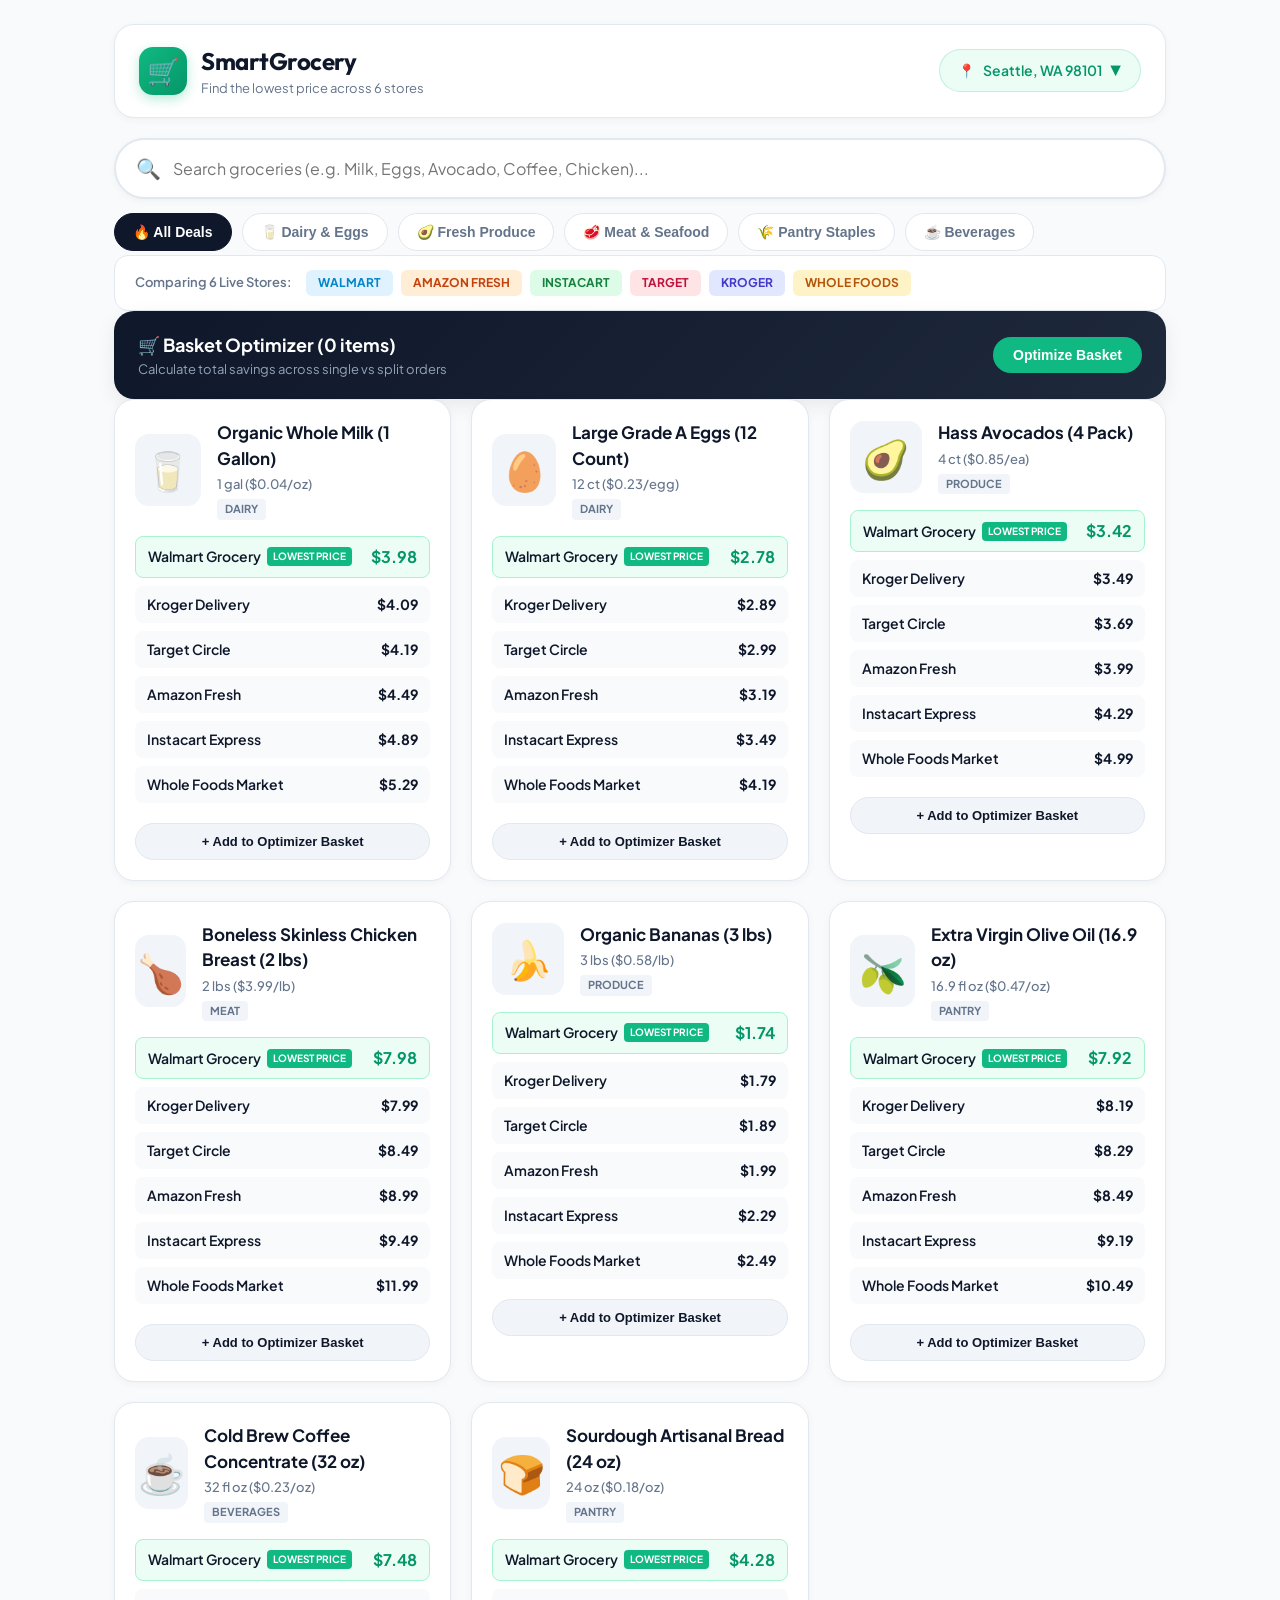
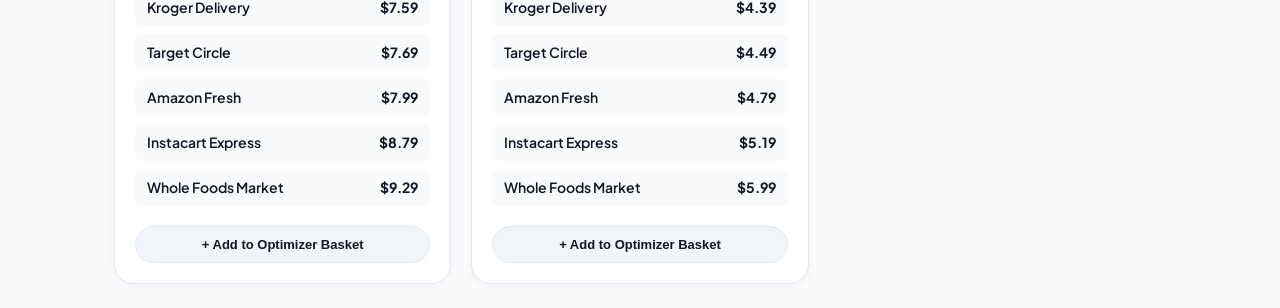
<file: grocery_price_finder/index.html>
<!DOCTYPE html>
<html lang="en">
<head>
  <meta charset="UTF-8">
  <meta name="viewport" content="width=device-width, initial-scale=1.0">
  <title>SmartGrocery - Multi-Store Price Comparison</title>
  <link rel="preconnect" href="https://fonts.googleapis.com">
  <link rel="preconnect" href="https://fonts.gstatic.com" crossorigin>
  <link href="https://fonts.googleapis.com/css2?family=Outfit:wght@300;400;500;600;700&family=Plus+Jakarta+Sans:wght@400;500;600;700&display=swap" rel="stylesheet">
  <link rel="stylesheet" href="styles.css">
</head>
<body>
  <div class="app-container">
    <!-- Header Navigation -->
    <header class="top-app-bar">
      <div class="brand-section">
        <div class="brand-logo">
          <span class="logo-icon">🛒</span>
        </div>
        <div>
          <h1 class="brand-title">SmartGrocery</h1>
          <p class="brand-subtitle">Find the lowest price across 6 stores</p>
        </div>
      </div>
      
      <div class="location-pill" id="locationPill" onclick="toggleLocationModal()">
        <span class="loc-icon">📍</span>
        <span class="loc-text" id="currentLocationText">Seattle, WA 98101</span>
        <span class="chevron">▼</span>
      </div>
    </header>

    <!-- Main Content Area -->
    <main class="main-content">
      
      <!-- Hero & Quick Search -->
      <section class="search-section">
        <div class="search-bar-wrapper">
          <span class="search-icon">🔍</span>
          <input type="text" id="searchInput" placeholder="Search groceries (e.g. Milk, Eggs, Avocado, Coffee, Chicken)..." autocomplete="off">
          <button class="clear-btn" id="clearBtn" onclick="clearSearch()">✕</button>
        </div>

        <!-- Category Chip Selector -->
        <div class="category-scroll">
          <button class="chip active" onclick="filterCategory('all', this)">🔥 All Deals</button>
          <button class="chip" onclick="filterCategory('dairy', this)">🥛 Dairy & Eggs</button>
          <button class="chip" onclick="filterCategory('produce', this)">🥑 Fresh Produce</button>
          <button class="chip" onclick="filterCategory('meat', this)">🥩 Meat & Seafood</button>
          <button class="chip" onclick="filterCategory('pantry', this)">🌾 Pantry Staples</button>
          <button class="chip" onclick="filterCategory('beverages', this)">☕ Beverages</button>
        </div>
      </section>

      <!-- Store Availability Banner -->
      <section class="store-row">
        <span class="store-row-title">Comparing 6 Live Stores:</span>
        <div class="store-badges">
          <span class="store-badge walmart">Walmart</span>
          <span class="store-badge amazon">Amazon Fresh</span>
          <span class="store-badge instacart">Instacart</span>
          <span class="store-badge target">Target</span>
          <span class="store-badge kroger">Kroger</span>
          <span class="store-badge wholefoods">Whole Foods</span>
        </div>
      </section>

      <!-- Cart Optimizer Summary Bar -->
      <section class="basket-summary-card" id="basketSummaryCard">
        <div class="basket-header">
          <div>
            <h3 class="basket-title">🛒 Basket Optimizer (<span id="cartCount">0</span> items)</h3>
            <p class="basket-desc">Calculate total savings across single vs split orders</p>
          </div>
          <button class="optimize-btn" onclick="openOptimizerModal()">Optimize Basket</button>
        </div>
      </section>

      <!-- Products & Price Matrix -->
      <section class="products-grid" id="productsGrid">
        <!-- Injected via JavaScript -->
      </section>

    </main>

    <!-- Location Modal -->
    <div class="modal-overlay" id="locationModal">
      <div class="modal-card">
        <div class="modal-header">
          <h3>📍 Set Your Location</h3>
          <button class="close-modal-btn" onclick="toggleLocationModal()">✕</button>
        </div>
        <p class="modal-desc">Prices and store delivery availability update based on your zip code.</p>
        
        <div class="form-group">
          <label>Zip Code / City</label>
          <input type="text" id="zipInput" value="98101" placeholder="Enter zip code (e.g. 98101, 10001, 90210)">
        </div>

        <div class="location-presets">
          <span class="preset-tag" onclick="selectPresetLoc('98101', 'Seattle, WA 98101')">Seattle, WA (98101)</span>
          <span class="preset-tag" onclick="selectPresetLoc('10001', 'New York, NY 10001')">New York, NY (10001)</span>
          <span class="preset-tag" onclick="selectPresetLoc('90210', 'Los Angeles, CA 90210')">Los Angeles, CA (90210)</span>
          <span class="preset-tag" onclick="selectPresetLoc('60601', 'Chicago, IL 60601')">Chicago, IL (60601)</span>
        </div>

        <button class="primary-btn" onclick="saveLocation()">Update Location</button>
      </div>
    </div>

    <!-- Basket Optimizer Modal -->
    <div class="modal-overlay" id="optimizerModal">
      <div class="modal-card large">
        <div class="modal-header">
          <h3>⚡ Basket Cost Optimizer</h3>
          <button class="close-modal-btn" onclick="closeOptimizerModal()">✕</button>
        </div>
        <div id="optimizerResults">
          <!-- Injected via JavaScript -->
        </div>
      </div>
    </div>

  </div>

  <script src="app.js"></script>
</body>
</html>
</file>
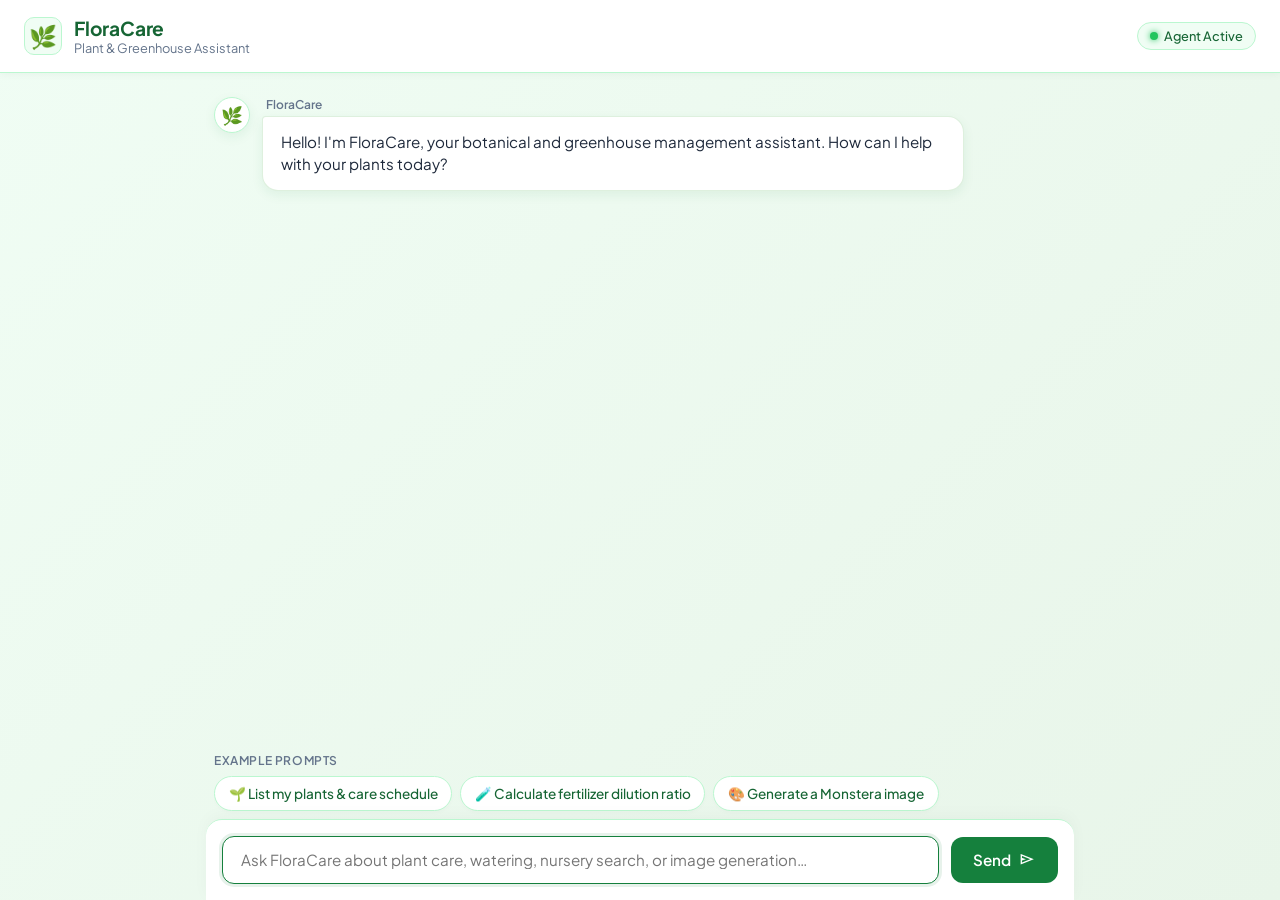
<file: floracare/frontend/static/index.html>
<!DOCTYPE html>
<html lang="en">
<head>
<meta charset="UTF-8">
<meta name="viewport" content="width=device-width, initial-scale=1.0">
<title>FloraCare — Expert Plant & Greenhouse Assistant</title>
<link rel="preconnect" href="https://fonts.googleapis.com">
<link rel="preconnect" href="https://fonts.gstatic.com" crossorigin>
<link href="https://fonts.googleapis.com/css2?family=Plus+Jakarta+Sans:wght@400;500;600;700&display=swap" rel="stylesheet">
<link rel="stylesheet" href="https://fonts.googleapis.com/css2?family=Material+Symbols+Outlined:opsz,wght,FILL,GRAD@24,400,0,0">
<style>
  :root {
    --accent: #15803d;
    --accent-dark: #166534;
    --accent-light: #f0fdf4;
    --accent-border: #bbf7d0;
    --bg-gradient: linear-gradient(135deg, #f0fdf4 0%, #e8f5e9 100%);
    --card-bg: #ffffff;
    --text-primary: #1e293b;
    --text-secondary: #64748b;
    --shadow: 0 4px 12px rgba(21, 128, 61, 0.08);
    --user-bubble: #15803d;
  }

  * { box-sizing: border-box; margin: 0; padding: 0; }

  body {
    font-family: 'Plus Jakarta Sans', system-ui, -apple-system, sans-serif;
    background: var(--bg-gradient);
    color: var(--text-primary);
    display: flex;
    flex-direction: column;
    height: 100vh;
  }

  header {
    background: #ffffff;
    border-bottom: 1px solid var(--accent-border);
    padding: 1rem 1.5rem;
    display: flex;
    align-items: center;
    justify-content: space-between;
    box-shadow: 0 2px 8px rgba(0,0,0,0.04);
  }

  .brand {
    display: flex;
    align-items: center;
    gap: 0.75rem;
  }

  .brand-logo {
    width: 38px;
    height: 38px;
    background: var(--accent-light);
    border: 1px solid var(--accent-border);
    border-radius: 10px;
    display: flex;
    align-items: center;
    justify-content: center;
    font-size: 1.4rem;
  }

  .brand-title {
    font-size: 1.2rem;
    font-weight: 700;
    color: var(--accent-dark);
    letter-spacing: -0.01em;
  }

  .brand-subtitle {
    font-size: 0.8rem;
    color: var(--text-secondary);
  }

  .status-badge {
    display: flex;
    align-items: center;
    gap: 0.4rem;
    font-size: 0.8rem;
    color: var(--accent-dark);
    background: var(--accent-light);
    padding: 0.3rem 0.75rem;
    border-radius: 20px;
    border: 1px solid var(--accent-border);
    font-weight: 500;
  }

  .status-dot {
    width: 8px;
    height: 8px;
    background: #22c55e;
    border-radius: 50%;
    box-shadow: 0 0 6px #22c55e;
  }

  #main-container {
    flex: 1;
    display: flex;
    flex-direction: column;
    max-width: 900px;
    width: 100%;
    margin: 0 auto;
    overflow: hidden;
    padding: 1rem 1rem 0 1rem;
  }

  #log {
    flex: 1;
    overflow-y: auto;
    padding: 0.5rem;
    display: flex;
    flex-direction: column;
    gap: 1.25rem;
    scroll-behavior: smooth;
  }

  /* Dialogue / Chat Bubble Layout */
  .msg {
    display: flex;
    gap: 0.75rem;
    align-items: flex-start;
    max-width: 88%;
  }

  .msg.user {
    align-self: flex-end;
    flex-direction: row-reverse;
  }

  .msg.agent {
    align-self: flex-start;
  }

  .avatar {
    width: 36px;
    height: 36px;
    border-radius: 50%;
    display: flex;
    align-items: center;
    justify-content: center;
    font-size: 1.1rem;
    flex-shrink: 0;
  }

  .msg.agent .avatar {
    background: #ffffff;
    border: 1px solid var(--accent-border);
    box-shadow: var(--shadow);
  }

  .msg.user .avatar {
    background: var(--accent-dark);
    color: #ffffff;
  }

  .msg-content {
    display: flex;
    flex-direction: column;
    gap: 0.25rem;
  }

  .sender-name {
    font-size: 0.75rem;
    font-weight: 600;
    color: var(--text-secondary);
    padding: 0 0.25rem;
  }

  .msg.user .sender-name {
    text-align: right;
  }

  .bubble {
    padding: 0.85rem 1.1rem;
    border-radius: 16px;
    background: #ffffff;
    border: 1px solid rgba(200, 230, 201, 0.6);
    color: var(--text-primary);
    font-size: 0.95rem;
    line-height: 1.5;
    box-shadow: var(--shadow);
    white-space: pre-wrap;
    word-break: break-word;
  }

  .msg.agent .bubble {
    border-top-left-radius: 4px;
  }

  .msg.user .bubble {
    background: var(--user-bubble);
    color: #ffffff;
    border: none;
    border-top-right-radius: 4px;
    box-shadow: 0 4px 12px rgba(21, 128, 61, 0.2);
  }

  /* When reply is an A2UI card, remove bubble chrome */
  .bubble.rich {
    background: transparent;
    border: none;
    padding: 0;
    box-shadow: none;
    white-space: normal;
    width: 100%;
  }

  /* Example Prompts Bar */
  .prompts-container {
    padding: 0.75rem 0.5rem 0.25rem 0.5rem;
  }

  .prompts-title {
    font-size: 0.75rem;
    font-weight: 600;
    color: var(--text-secondary);
    margin-bottom: 0.5rem;
    text-transform: uppercase;
    letter-spacing: 0.05em;
  }

  .prompts-row {
    display: flex;
    gap: 0.5rem;
    overflow-x: auto;
    padding-bottom: 0.25rem;
  }

  .prompt-chip {
    background: #ffffff;
    border: 1px solid var(--accent-border);
    color: var(--accent-dark);
    padding: 0.5rem 0.85rem;
    border-radius: 20px;
    font-size: 0.85rem;
    font-weight: 500;
    cursor: pointer;
    white-space: nowrap;
    transition: all 0.2s ease;
    display: flex;
    align-items: center;
    gap: 0.4rem;
    box-shadow: 0 2px 4px rgba(0,0,0,0.02);
  }

  .prompt-chip:hover {
    background: var(--accent-light);
    border-color: var(--accent);
    transform: translateY(-1px);
    box-shadow: 0 4px 8px rgba(21, 128, 61, 0.1);
  }

  /* Input Form */
  #input-wrapper {
    background: #ffffff;
    border-top: 1px solid var(--accent-border);
    padding: 1rem;
    border-radius: 16px 16px 0 0;
    box-shadow: 0 -4px 16px rgba(0,0,0,0.03);
  }

  form {
    display: flex;
    gap: 0.75rem;
    align-items: center;
  }

  input {
    flex: 1;
    padding: 0.85rem 1.1rem;
    border: 1.5px solid var(--accent-border);
    border-radius: 12px;
    font-size: 0.95rem;
    font-family: inherit;
    outline: none;
    transition: border-color 0.2s;
    background: #fafdfa;
  }

  input:focus {
    border-color: var(--accent);
    background: #ffffff;
    box-shadow: 0 0 0 3px rgba(21, 128, 61, 0.1);
  }

  button {
    padding: 0.85rem 1.4rem;
    border: none;
    border-radius: 12px;
    background: var(--accent);
    color: #ffffff;
    font-weight: 600;
    font-size: 0.95rem;
    font-family: inherit;
    cursor: pointer;
    transition: background 0.2s, transform 0.1s;
    display: flex;
    align-items: center;
    gap: 0.4rem;
  }

  button:hover {
    background: var(--accent-dark);
  }

  button:active {
    transform: scale(0.98);
  }

  /* --- A2UI component styles --- */
  .a2card {
    border: 1px solid var(--accent-border);
    border-radius: 16px;
    padding: 1.25rem;
    background: #ffffff;
    box-shadow: 0 4px 16px rgba(0,0,0,0.04);
    max-width: 100%;
  }
  .a2card + .a2card, .a2col > .a2card { margin-top: 0.75rem; }
  .a2col { display: flex; flex-direction: column; gap: 0.5rem; }
  .a2row { display: flex; flex-direction: row; gap: 0.75rem; align-items: center; flex-wrap: wrap; }
  .a2row.between { justify-content: space-between; }
  .a2text { margin: 0; line-height: 1.5; color: var(--text-primary); }
  .a2text.a2-h1 { font-size: 1.5rem; font-weight: 700; color: var(--accent-dark); }
  .a2text.a2-h2 { font-size: 1.25rem; font-weight: 700; color: var(--accent-dark); }
  .a2text.a2-h3 { font-size: 1.1rem; font-weight: 600; }
  .a2text.a2-h4 { font-size: 1rem; font-weight: 600; }
  .a2text.a2-caption { font-size: 0.85rem; color: var(--text-secondary); }
  .a2divider { border: none; border-top: 1px solid var(--accent-border); margin: 0.5rem 0; width: 100%; }
  .a2img { max-width: 100%; border-radius: 12px; display: block; box-shadow: 0 2px 8px rgba(0,0,0,0.06); }
  .material-symbols-outlined { font-family: 'Material Symbols Outlined'; font-size: 1.25rem; line-height: 1; vertical-align: middle; color: var(--accent); }
</style>
</head>
<body>

<header>
  <div class="brand">
    <div class="brand-logo">🌿</div>
    <div>
      <div class="brand-title">FloraCare</div>
      <div class="brand-subtitle">Plant & Greenhouse Assistant</div>
    </div>
  </div>
  <div class="status-badge">
    <span class="status-dot"></span>
    Agent Active
  </div>
</header>

<div id="main-container">
  <div id="log">
    <div class="msg agent">
      <div class="avatar">🌿</div>
      <div class="msg-content">
        <div class="sender-name">FloraCare</div>
        <div class="bubble">Hello! I'm FloraCare, your botanical and greenhouse management assistant. How can I help with your plants today?</div>
      </div>
    </div>
  </div>

  <div class="prompts-container">
    <div class="prompts-title">Example Prompts</div>
    <div class="prompts-row">
      <button type="button" class="prompt-chip" onclick="submitPrompt('🌱 List my plants & care schedule')">
        🌱 List my plants & care schedule
      </button>
      <button type="button" class="prompt-chip" onclick="submitPrompt('🧪 Calculate fertilizer dilution ratio for 5 gallons')">
        🧪 Calculate fertilizer dilution ratio
      </button>
      <button type="button" class="prompt-chip" onclick="submitPrompt('🎨 Generate an image of a mature Monstera Deliciosa')">
        🎨 Generate a Monstera image
      </button>
    </div>
  </div>

  <div id="input-wrapper">
    <form id="form">
      <input id="input" placeholder="Ask FloraCare about plant care, watering, nursery search, or image generation…" autocomplete="off" autofocus>
      <button id="send-btn">
        <span>Send</span>
        <span class="material-symbols-outlined" style="font-size:1.1rem; color:#fff;">send</span>
      </button>
    </form>
  </div>
</div>

<script>
const log = document.getElementById("log");
const form = document.getElementById("form");
const input = document.getElementById("input");

function el(tag, cls, text) { const e = document.createElement(tag); if (cls) e.className = cls; if (text != null) e.textContent = text; return e; }

function bubble(who) {
  const m = el("div", "msg " + who);
  const avatar = el("div", "avatar", who === "user" ? "👤" : "🌿");
  const content = el("div", "msg-content");
  const name = el("div", "sender-name", who === "user" ? "You" : "FloraCare");
  const b = el("div", "bubble");
  
  content.appendChild(name);
  content.appendChild(b);
  m.appendChild(avatar);
  m.appendChild(content);
  log.appendChild(m);
  log.scrollTop = log.scrollHeight;
  return b;
}

function submitPrompt(promptText) {
  input.value = promptText;
  form.dispatchEvent(new Event("submit", { cancelable: true }));
}

/* ----------------------------------------------------------------------------
 * A2UI mini-renderer (v0.8 Basic Catalog subset).
 * -------------------------------------------------------------------------- */
function boundStr(v) {
  if (v == null) return "";
  if (typeof v === "string") return v;
  if (typeof v.literalString === "string") return v.literalString;
  return "";
}

function childIds(props) {
  const ids = [];
  if (props && typeof props.child === "string") ids.push(props.child);
  const ch = props && props.children;
  if (ch && Array.isArray(ch.explicitList)) for (const c of ch.explicitList) if (typeof c === "string") ids.push(c);
  return ids;
}

function iconName(n) { return String(n || "").replace(/([a-z0-9])([A-Z])/g, "$1_$2").replace(/\s+/g, "_").toLowerCase(); }

function buildNode(id, comps, seen) {
  if (!id || seen.has(id)) return null;
  seen.add(id);
  const spec = comps[id];
  if (!spec || typeof spec !== "object") return null;
  const type = Object.keys(spec)[0];
  const props = spec[type] || {};
  const kids = () => childIds(props).map(cid => buildNode(cid, comps, seen)).filter(Boolean);

  switch (type) {
    case "Card": {
      const d = el("div", "a2card"); kids().forEach(n => d.appendChild(n)); return d;
    }
    case "Column":
    case "List": {
      const horizontal = type === "List" && props.direction === "horizontal";
      const d = el("div", horizontal ? "a2row" : "a2col"); kids().forEach(n => d.appendChild(n)); return d;
    }
    case "Row": {
      const d = el("div", "a2row" + (props.distribution === "spaceBetween" ? " between" : ""));
      kids().forEach(n => d.appendChild(n)); return d;
    }
    case "Text": {
      const t = el("div", "a2text");
      const hint = String(props.usageHint || "body").toLowerCase();
      if (["h1", "h2", "h3", "h4", "h5", "h6"].includes(hint)) t.classList.add("a2-" + hint);
      else if (hint === "caption") t.classList.add("a2-caption");
      t.textContent = boundStr(props.text);
      return t;
    }
    case "Divider":
      return el("hr", "a2divider");
    case "Image": {
      const src = boundStr(props.url || props.src);
      if (!/^https?:\/\//i.test(src)) return null;
      const img = el("img", "a2img"); img.src = src; img.alt = boundStr(props.alt) || ""; return img;
    }
    case "Icon": {
      const s = el("span", "material-symbols-outlined"); s.textContent = iconName(boundStr(props.name) || props.name); return s;
    }
    default:
      return null;
  }
}

function renderSurface(messages, container) {
  const comps = {};
  const roots = [];
  for (const m of messages) {
    if (m.beginRendering && typeof m.beginRendering.root === "string") roots.push(m.beginRendering.root);
    const su = m.surfaceUpdate;
    if (su && Array.isArray(su.components)) for (const c of su.components) if (c && c.id && c.component) comps[c.id] = c.component;
  }
  let rootIds = roots.filter(r => comps[r]);
  if (rootIds.length === 0) {
    const referenced = new Set();
    for (const id in comps) { const spec = comps[id]; childIds(spec[Object.keys(spec)[0]] || {}).forEach(c => referenced.add(c)); }
    rootIds = Object.keys(comps).filter(id => !referenced.has(id));
  }
  let drew = false;
  for (const rid of rootIds) { const node = buildNode(rid, comps, new Set()); if (node) { container.appendChild(node); drew = true; } }
  return drew;
}

function flattenText(messages) {
  const out = [];
  for (const m of messages) {
    const su = m.surfaceUpdate;
    if (su && Array.isArray(su.components)) for (const c of su.components) if (c && c.component && c.component.Text) out.push(boundStr(c.component.Text.text));
  }
  return out.join("\n").trim();
}

function renderReply(b, parts) {
  b.textContent = "";
  const texts = parts.filter(p => p && (p.kind === "text" || (!p.kind && p.text))).map(p => p.text || "");
  const a2ui = parts.filter(p => p && p.kind === "a2ui" && p.data).map(p => p.data);

  const textStr = texts.join("\n").trim();
  if (textStr) b.appendChild(el("div", null, textStr));

  if (a2ui.length) {
    b.classList.add("rich");
    if (!renderSurface(a2ui, b)) b.appendChild(el("div", null, flattenText(a2ui) || "(no card content)"));
  }
  if (!b.childNodes.length) b.textContent = "(no response)";
  log.scrollTop = log.scrollHeight;
}

form.addEventListener("submit", async (ev) => {
  ev.preventDefault();
  const text = input.value.trim();
  if (!text) return;
  bubble("user").textContent = text;
  input.value = "";
  const b = bubble("agent"); b.textContent = "…";
  try {
    const res = await fetch("/chat", { method: "POST", headers: { "Content-Type": "application/json" }, body: JSON.stringify({ message: text }) });
    const raw = await res.text();
    let data;
    try { data = JSON.parse(raw); }
    catch { throw new Error(`Server returned non-JSON (HTTP ${res.status}). ${raw.slice(0, 300)}`); }
    renderReply(b, data.parts || []);
  } catch (e) {
    b.textContent = "Error: " + e.message;
  }
});
</script>
</body>
</html>
</file>
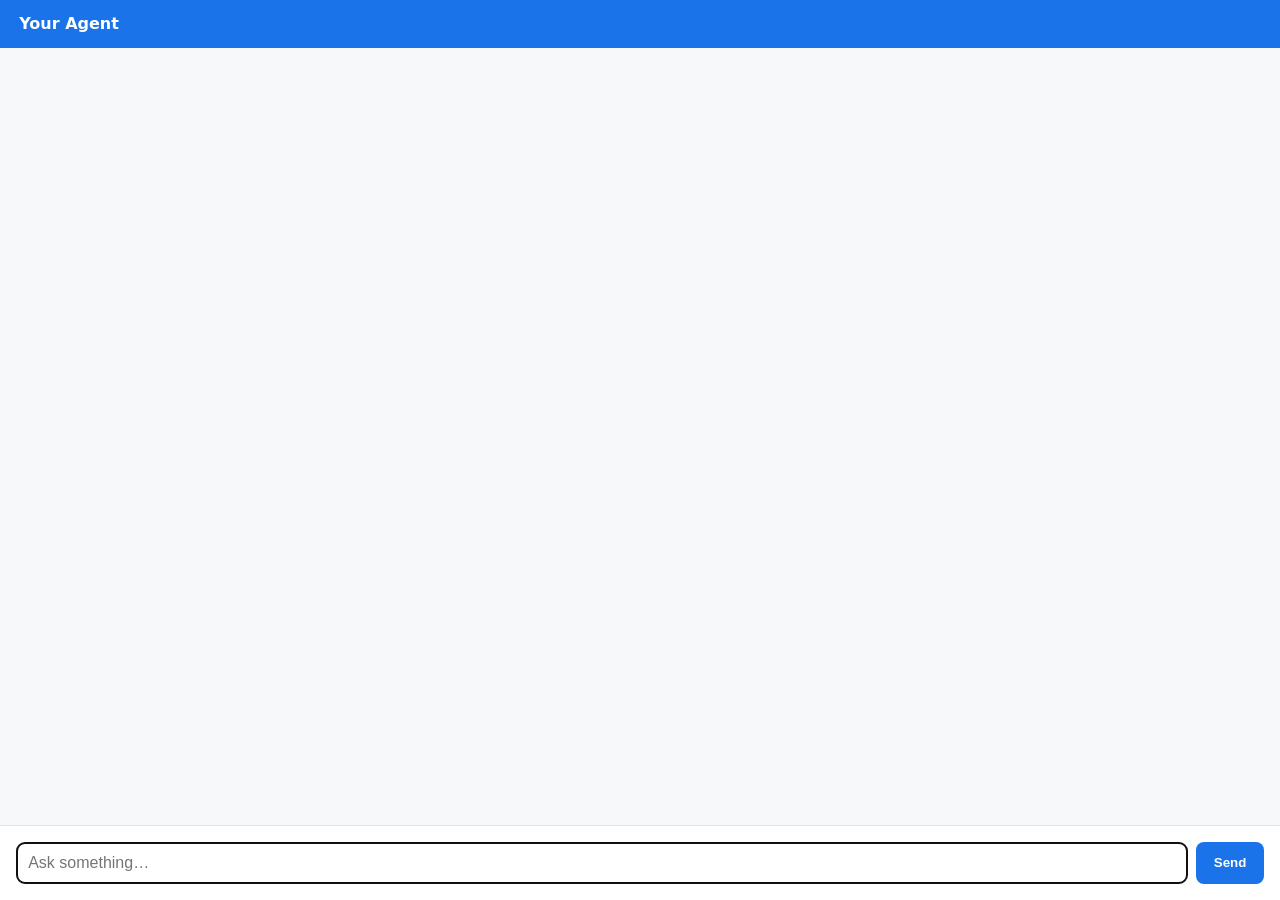
<file: .agents/skills/build-agent-frontend/template/static/index.html>
<!DOCTYPE html>
<html lang="en">
<head>
<meta charset="UTF-8">
<meta name="viewport" content="width=device-width, initial-scale=1.0">
<title>Agent</title>
<!-- Optional: used only to draw A2UI Icon components. If it can't load (offline/
     corp network), icons fall back to showing their name as text. -->
<link rel="stylesheet" href="https://fonts.googleapis.com/css2?family=Material+Symbols+Outlined">
<style>
  :root { --accent:#1a73e8; --bg:#f6f8fa; --border:#dfe3e8; }
  * { box-sizing:border-box; }
  body { margin:0; font-family:system-ui,sans-serif; background:var(--bg); display:flex; flex-direction:column; height:100vh; }
  header { background:var(--accent); color:#fff; padding:.9rem 1.2rem; font-weight:700; }
  #log { flex:1; overflow-y:auto; padding:1.2rem; max-width:780px; width:100%; margin:0 auto; }
  .msg { margin:.6rem 0; }
  .msg.user { text-align:right; }
  .bubble { display:inline-block; padding:.6rem .9rem; border-radius:12px; background:#fff; border:1px solid var(--border); text-align:left; max-width:90%; white-space:pre-wrap; }
  .msg.user .bubble { background:var(--accent); color:#fff; border:none; }
  /* When the reply is an A2UI card, drop the bubble chrome so the card stands alone. */
  .bubble.rich { background:transparent; border:none; padding:0; max-width:100%; white-space:normal; }
  form { display:flex; gap:.5rem; padding:1rem; border-top:1px solid var(--border); background:#fff; }
  input { flex:1; padding:.7rem; border:1px solid var(--border); border-radius:8px; font-size:1rem; }
  button { padding:.7rem 1.1rem; border:none; border-radius:8px; background:var(--accent); color:#fff; font-weight:600; cursor:pointer; }

  /* --- A2UI component styles (Card, Column, Row, Text, Divider, List, Image, Icon) --- */
  .a2card { border:1px solid var(--border); border-radius:12px; padding:1rem; background:#fff; box-shadow:0 1px 3px rgba(0,0,0,.06); max-width:100%; }
  .a2card + .a2card, .a2col > .a2card { margin-top:.6rem; }
  .a2col { display:flex; flex-direction:column; gap:.4rem; }
  .a2row { display:flex; flex-direction:row; gap:.6rem; align-items:center; flex-wrap:wrap; }
  .a2row.between { justify-content:space-between; }
  .a2text { margin:0; line-height:1.4; }
  .a2text.a2-h1 { font-size:1.5rem; font-weight:700; }
  .a2text.a2-h2 { font-size:1.25rem; font-weight:700; }
  .a2text.a2-h3 { font-size:1.1rem; font-weight:600; }
  .a2text.a2-h4 { font-size:1rem; font-weight:600; }
  .a2text.a2-caption { font-size:.85rem; color:#666; }
  .a2divider { border:none; border-top:1px solid var(--border); margin:.4rem 0; width:100%; }
  .a2img { max-width:100%; border-radius:8px; display:block; }
  .material-symbols-outlined { font-family:'Material Symbols Outlined'; font-size:1.25rem; line-height:1; vertical-align:middle; color:var(--accent); }
</style>
</head>
<body>
<header>Your Agent</header>
<div id="log"></div>
<form id="form">
  <input id="input" placeholder="Ask something…" autocomplete="off" autofocus>
  <button>Send</button>
</form>

<script>
const log = document.getElementById("log");
const form = document.getElementById("form");
const input = document.getElementById("input");

function el(tag, cls, text) { const e = document.createElement(tag); if (cls) e.className = cls; if (text != null) e.textContent = text; return e; }

function bubble(who) {
  const m = el("div", "msg " + who);
  const b = el("div", "bubble");
  m.appendChild(b); log.appendChild(m); log.scrollTop = log.scrollHeight;
  return b;
}

/* ----------------------------------------------------------------------------
 * A2UI mini-renderer (v0.8 Basic Catalog subset).
 * Renders Card / Column / Row / Text / Divider / List / Image / Icon.
 * Anything else falls back to plain text (see renderReply). All text goes in via
 * textContent and image URLs are validated, so agent output can't inject HTML.
 * -------------------------------------------------------------------------- */

// A "bound value" is usually {literalString: "..."}; we only support literals.
function boundStr(v) {
  if (v == null) return "";
  if (typeof v === "string") return v;
  if (typeof v.literalString === "string") return v.literalString;
  return "";
}

// child ids of a component's props: single `child` and/or `children.explicitList`.
function childIds(props) {
  const ids = [];
  if (props && typeof props.child === "string") ids.push(props.child);
  const ch = props && props.children;
  if (ch && Array.isArray(ch.explicitList)) for (const c of ch.explicitList) if (typeof c === "string") ids.push(c);
  return ids;
}

// A2UI icon names are camelCase (locationOn); Material Symbols wants snake_case.
function iconName(n) { return String(n || "").replace(/([a-z0-9])([A-Z])/g, "$1_$2").replace(/\s+/g, "_").toLowerCase(); }

function buildNode(id, comps, seen) {
  if (!id || seen.has(id)) return null;   // missing / cycle guard
  seen.add(id);
  const spec = comps[id];
  if (!spec || typeof spec !== "object") return null;
  const type = Object.keys(spec)[0];
  const props = spec[type] || {};
  const kids = () => childIds(props).map(cid => buildNode(cid, comps, seen)).filter(Boolean);

  switch (type) {
    case "Card": {
      const d = el("div", "a2card"); kids().forEach(n => d.appendChild(n)); return d;
    }
    case "Column":
    case "List": {
      const horizontal = type === "List" && props.direction === "horizontal";
      const d = el("div", horizontal ? "a2row" : "a2col"); kids().forEach(n => d.appendChild(n)); return d;
    }
    case "Row": {
      const d = el("div", "a2row" + (props.distribution === "spaceBetween" ? " between" : ""));
      kids().forEach(n => d.appendChild(n)); return d;
    }
    case "Text": {
      const t = el("div", "a2text");
      const hint = String(props.usageHint || "body").toLowerCase();
      if (["h1", "h2", "h3", "h4", "h5", "h6"].includes(hint)) t.classList.add("a2-" + hint);
      else if (hint === "caption") t.classList.add("a2-caption");
      t.textContent = boundStr(props.text);
      return t;
    }
    case "Divider":
      return el("hr", "a2divider");
    case "Image": {
      const src = boundStr(props.url || props.src);
      if (!/^https?:\/\//i.test(src)) return null;   // only allow safe URLs
      const img = el("img", "a2img"); img.src = src; img.alt = boundStr(props.alt) || ""; return img;
    }
    case "Icon": {
      const s = el("span", "material-symbols-outlined"); s.textContent = iconName(boundStr(props.name) || props.name); return s;
    }
    default:
      return null;   // unknown component -> skipped (text fallback covers content)
  }
}

// Render one or more A2UI messages (beginRendering + surfaceUpdate) into `container`.
// Returns true if anything was drawn.
function renderSurface(messages, container) {
  const comps = {};
  const roots = [];
  for (const m of messages) {
    if (m.beginRendering && typeof m.beginRendering.root === "string") roots.push(m.beginRendering.root);
    const su = m.surfaceUpdate;
    if (su && Array.isArray(su.components)) for (const c of su.components) if (c && c.id && c.component) comps[c.id] = c.component;
  }
  let rootIds = roots.filter(r => comps[r]);
  if (rootIds.length === 0) {   // no valid root given -> infer un-referenced components
    const referenced = new Set();
    for (const id in comps) { const spec = comps[id]; childIds(spec[Object.keys(spec)[0]] || {}).forEach(c => referenced.add(c)); }
    rootIds = Object.keys(comps).filter(id => !referenced.has(id));
  }
  let drew = false;
  for (const rid of rootIds) { const node = buildNode(rid, comps, new Set()); if (node) { container.appendChild(node); drew = true; } }
  return drew;
}

// Fallback: pull every Text value out of the messages as plain text.
function flattenText(messages) {
  const out = [];
  for (const m of messages) {
    const su = m.surfaceUpdate;
    if (su && Array.isArray(su.components)) for (const c of su.components) if (c && c.component && c.component.Text) out.push(boundStr(c.component.Text.text));
  }
  return out.join("\n").trim();
}

function renderReply(b, parts) {
  b.textContent = "";   // clear the "…" placeholder
  const texts = parts.filter(p => p && (p.kind === "text" || (!p.kind && p.text))).map(p => p.text || "");
  const a2ui = parts.filter(p => p && p.kind === "a2ui" && p.data).map(p => p.data);

  const textStr = texts.join("\n").trim();
  if (textStr) b.appendChild(el("div", null, textStr));

  if (a2ui.length) {
    b.classList.add("rich");
    if (!renderSurface(a2ui, b)) b.appendChild(el("div", null, flattenText(a2ui) || "(no card content)"));
  }
  if (!b.childNodes.length) b.textContent = "(no response)";
  log.scrollTop = log.scrollHeight;
}

// The proxy returns { parts: [{kind:"text",text} | {kind:"a2ui",data}] }.
form.addEventListener("submit", async (ev) => {
  ev.preventDefault();
  const text = input.value.trim();
  if (!text) return;
  bubble("user").textContent = text;
  input.value = "";
  const b = bubble("agent"); b.textContent = "…";
  try {
    const res = await fetch("/chat", { method: "POST", headers: { "Content-Type": "application/json" }, body: JSON.stringify({ message: text }) });
    // Read as text first, then parse. If the proxy ever returns a non-JSON error
    // page (e.g. a plain "Internal Server Error"), show that body instead of a
    // cryptic "Unexpected token" JSON error.
    const raw = await res.text();
    let data;
    try { data = JSON.parse(raw); }
    catch { throw new Error(`Server returned non-JSON (HTTP ${res.status}). ${raw.slice(0, 300)}`); }
    renderReply(b, data.parts || []);
  } catch (e) {
    b.textContent = "Error: " + e.message;
  }
});
</script>
</body>
</html>
</file>
<file: grocery_price_finder/styles.css>
:root {
  --primary: #10b981;
  --primary-dark: #059669;
  --primary-light: #ecfdf5;
  --secondary: #6366f1;
  --accent-gold: #f59e0b;
  --bg-color: #f8fafc;
  --surface: #ffffff;
  --surface-hover: #f1f5f9;
  --text-main: #0f172a;
  --text-muted: #64748b;
  --border: #e2e8f0;
  --radius-lg: 20px;
  --radius-md: 14px;
  --radius-sm: 8px;
  --shadow-sm: 0 2px 8px rgba(0,0,0,0.04);
  --shadow-md: 0 6px 20px rgba(0,0,0,0.07);
  --shadow-lg: 0 12px 32px rgba(0,0,0,0.12);
}

* {
  box-sizing: border-box;
  margin: 0;
  padding: 0;
}

body {
  font-family: 'Plus Jakarta Sans', -apple-system, BlinkMacSystemFont, sans-serif;
  background-color: var(--bg-color);
  color: var(--text-main);
  line-height: 1.5;
  display: flex;
  justify-content: center;
  min-height: 100vh;
}

.app-container {
  width: 100%;
  max-width: 1100px;
  padding: 24px;
  display: flex;
  flex-direction: column;
  gap: 20px;
}

/* Header */
.top-app-bar {
  display: flex;
  justify-content: space-between;
  align-items: center;
  background: var(--surface);
  padding: 18px 24px;
  border-radius: var(--radius-lg);
  box-shadow: var(--shadow-sm);
  border: 1px solid var(--border);
}

.brand-section {
  display: flex;
  align-items: center;
  gap: 14px;
}

.brand-logo {
  width: 48px;
  height: 48px;
  border-radius: 14px;
  background: linear-gradient(135deg, #10b981, #059669);
  display: flex;
  align-items: center;
  justify-content: center;
  font-size: 26px;
  color: white;
  box-shadow: 0 4px 12px rgba(16, 185, 129, 0.3);
}

.brand-title {
  font-family: 'Outfit', sans-serif;
  font-size: 24px;
  font-weight: 700;
  color: var(--text-main);
  letter-spacing: -0.5px;
}

.brand-subtitle {
  font-size: 13px;
  color: var(--text-muted);
}

.location-pill {
  display: flex;
  align-items: center;
  gap: 8px;
  background: var(--primary-light);
  color: var(--primary-dark);
  padding: 10px 18px;
  border-radius: 50px;
  font-weight: 600;
  font-size: 14px;
  cursor: pointer;
  border: 1px solid rgba(16, 185, 129, 0.2);
  transition: all 0.2s ease;
}

.location-pill:hover {
  background: #d1fae5;
  transform: translateY(-1px);
}

/* Search Section */
.search-section {
  display: flex;
  flex-direction: column;
  gap: 14px;
}

.search-bar-wrapper {
  position: relative;
  display: flex;
  align-items: center;
  background: var(--surface);
  border-radius: 50px;
  padding: 6px 20px;
  border: 2px solid var(--border);
  box-shadow: var(--shadow-sm);
  transition: all 0.25s ease;
}

.search-bar-wrapper:focus-within {
  border-color: var(--primary);
  box-shadow: 0 0 0 4px rgba(16, 185, 129, 0.15);
}

.search-icon {
  font-size: 20px;
  margin-right: 12px;
  color: var(--text-muted);
}

#searchInput {
  width: 100%;
  border: none;
  outline: none;
  font-size: 16px;
  font-family: inherit;
  padding: 12px 0;
  background: transparent;
  color: var(--text-main);
}

.clear-btn {
  background: transparent;
  border: none;
  font-size: 16px;
  color: var(--text-muted);
  cursor: pointer;
  padding: 4px 8px;
  display: none;
}

/* Categories Scroll */
.category-scroll {
  display: flex;
  gap: 10px;
  overflow-x: auto;
  padding-bottom: 4px;
  scrollbar-width: none;
}

.category-scroll::-webkit-scrollbar {
  display: none;
}

.chip {
  white-space: nowrap;
  padding: 10px 18px;
  border-radius: 50px;
  border: 1px solid var(--border);
  background: var(--surface);
  color: var(--text-muted);
  font-size: 14px;
  font-weight: 600;
  cursor: pointer;
  transition: all 0.2s ease;
}

.chip.active, .chip:hover {
  background: var(--text-main);
  color: white;
  border-color: var(--text-main);
}

/* Store Row */
.store-row {
  display: flex;
  align-items: center;
  gap: 14px;
  background: var(--surface);
  padding: 14px 20px;
  border-radius: var(--radius-md);
  border: 1px solid var(--border);
}

.store-row-title {
  font-size: 13px;
  font-weight: 600;
  color: var(--text-muted);
}

.store-badges {
  display: flex;
  gap: 8px;
  flex-wrap: wrap;
}

.store-badge {
  font-size: 12px;
  font-weight: 700;
  padding: 4px 12px;
  border-radius: 6px;
  text-transform: uppercase;
}

.store-badge.walmart { background: #e0f2fe; color: #0284c7; }
.store-badge.amazon { background: #ffedd5; color: #c2410c; }
.store-badge.instacart { background: #dcfce7; color: #15803d; }
.store-badge.target { background: #ffe4e6; color: #be123c; }
.store-badge.kroger { background: #e0e7ff; color: #4338ca; }
.store-badge.wholefoods { background: #fef3c7; color: #b45309; }

/* Basket Summary Card */
.basket-summary-card {
  background: linear-gradient(135deg, #0f172a, #1e293b);
  color: white;
  padding: 20px 24px;
  border-radius: var(--radius-lg);
  box-shadow: var(--shadow-md);
}

.basket-header {
  display: flex;
  justify-content: space-between;
  align-items: center;
}

.basket-title {
  font-size: 18px;
  font-weight: 700;
}

.basket-desc {
  font-size: 13px;
  color: #94a3b8;
  margin-top: 2px;
}

.optimize-btn {
  background: var(--primary);
  color: white;
  border: none;
  padding: 10px 20px;
  border-radius: 50px;
  font-weight: 700;
  font-size: 14px;
  cursor: pointer;
  transition: all 0.2s ease;
}

.optimize-btn:hover {
  background: var(--primary-dark);
  transform: scale(1.03);
}

/* Products Grid */
.products-grid {
  display: grid;
  grid-template-columns: repeat(auto-fill, minmax(330px, 1fr));
  gap: 20px;
}

.product-card {
  background: var(--surface);
  border-radius: var(--radius-lg);
  border: 1px solid var(--border);
  padding: 20px;
  box-shadow: var(--shadow-sm);
  display: flex;
  flex-direction: column;
  gap: 16px;
  transition: all 0.25s ease;
}

.product-card:hover {
  transform: translateY(-3px);
  box-shadow: var(--shadow-md);
}

.product-top {
  display: flex;
  gap: 16px;
  align-items: center;
}

.product-img {
  width: 72px;
  height: 72px;
  border-radius: 14px;
  background: #f1f5f9;
  display: flex;
  align-items: center;
  justify-content: center;
  font-size: 38px;
}

.product-meta h4 {
  font-size: 17px;
  font-weight: 700;
  color: var(--text-main);
}

.product-unit {
  font-size: 13px;
  color: var(--text-muted);
  font-weight: 500;
}

.category-tag {
  display: inline-block;
  font-size: 11px;
  font-weight: 700;
  text-transform: uppercase;
  background: #f1f5f9;
  color: var(--text-muted);
  padding: 2px 8px;
  border-radius: 4px;
  margin-top: 4px;
}

/* Store Prices Matrix */
.store-prices-list {
  display: flex;
  flex-direction: column;
  gap: 8px;
}

.store-price-row {
  display: flex;
  justify-content: space-between;
  align-items: center;
  padding: 8px 12px;
  border-radius: var(--radius-sm);
  background: #f8fafc;
  font-size: 14px;
}

.store-price-row.cheapest {
  background: #ecfdf5;
  border: 1px solid #a7f3d0;
}

.store-name {
  font-weight: 600;
  display: flex;
  align-items: center;
  gap: 6px;
}

.price-val {
  font-weight: 700;
  color: var(--text-main);
}

.cheapest .price-val {
  color: var(--primary-dark);
  font-size: 16px;
}

.lowest-badge {
  background: var(--primary);
  color: white;
  font-size: 10px;
  font-weight: 700;
  padding: 2px 6px;
  border-radius: 4px;
  text-transform: uppercase;
}

/* Card Actions */
.card-actions {
  display: flex;
  gap: 10px;
  margin-top: 4px;
}

.add-cart-btn {
  flex: 1;
  background: var(--surface-hover);
  color: var(--text-main);
  border: 1px solid var(--border);
  padding: 10px;
  border-radius: 50px;
  font-weight: 700;
  font-size: 13px;
  cursor: pointer;
  transition: all 0.2s ease;
}

.add-cart-btn:hover {
  background: var(--primary-light);
  color: var(--primary-dark);
  border-color: var(--primary);
}

/* Modal Overlay */
.modal-overlay {
  position: fixed;
  top: 0;
  left: 0;
  width: 100vw;
  height: 100vh;
  background: rgba(15, 23, 42, 0.6);
  backdrop-filter: blur(4px);
  display: none;
  align-items: center;
  justify-content: center;
  z-index: 1000;
  padding: 20px;
}

.modal-overlay.open {
  display: flex;
}

.modal-card {
  background: var(--surface);
  border-radius: var(--radius-lg);
  padding: 28px;
  width: 100%;
  max-width: 480px;
  box-shadow: var(--shadow-lg);
  display: flex;
  flex-direction: column;
  gap: 16px;
}

.modal-card.large {
  max-width: 720px;
}

.modal-header {
  display: flex;
  justify-content: space-between;
  align-items: center;
}

.close-modal-btn {
  background: transparent;
  border: none;
  font-size: 20px;
  cursor: pointer;
  color: var(--text-muted);
}

.form-group {
  display: flex;
  flex-direction: column;
  gap: 6px;
}

.form-group label {
  font-size: 13px;
  font-weight: 700;
  color: var(--text-muted);
}

.form-group input {
  padding: 12px 16px;
  border-radius: var(--radius-sm);
  border: 1px solid var(--border);
  font-size: 15px;
  outline: none;
}

.location-presets {
  display: flex;
  flex-wrap: wrap;
  gap: 8px;
}

.preset-tag {
  background: #f1f5f9;
  padding: 6px 12px;
  border-radius: 50px;
  font-size: 12px;
  font-weight: 600;
  color: var(--text-muted);
  cursor: pointer;
}

.preset-tag:hover {
  background: var(--primary-light);
  color: var(--primary-dark);
}

.primary-btn {
  background: var(--primary);
  color: white;
  border: none;
  padding: 14px;
  border-radius: 50px;
  font-weight: 700;
  font-size: 15px;
  cursor: pointer;
  margin-top: 8px;
}

.primary-btn:hover {
  background: var(--primary-dark);
}

/* Optimizer Results Modal Styling */
.opt-option {
  border: 1px solid var(--border);
  border-radius: var(--radius-md);
  padding: 16px;
  margin-bottom: 14px;
}

.opt-option.best {
  border-color: var(--primary);
  background: var(--primary-light);
}

.opt-title {
  font-weight: 700;
  font-size: 16px;
  color: var(--text-main);
  display: flex;
  justify-content: space-between;
}

.opt-cost {
  color: var(--primary-dark);
  font-weight: 800;
}
</file>
